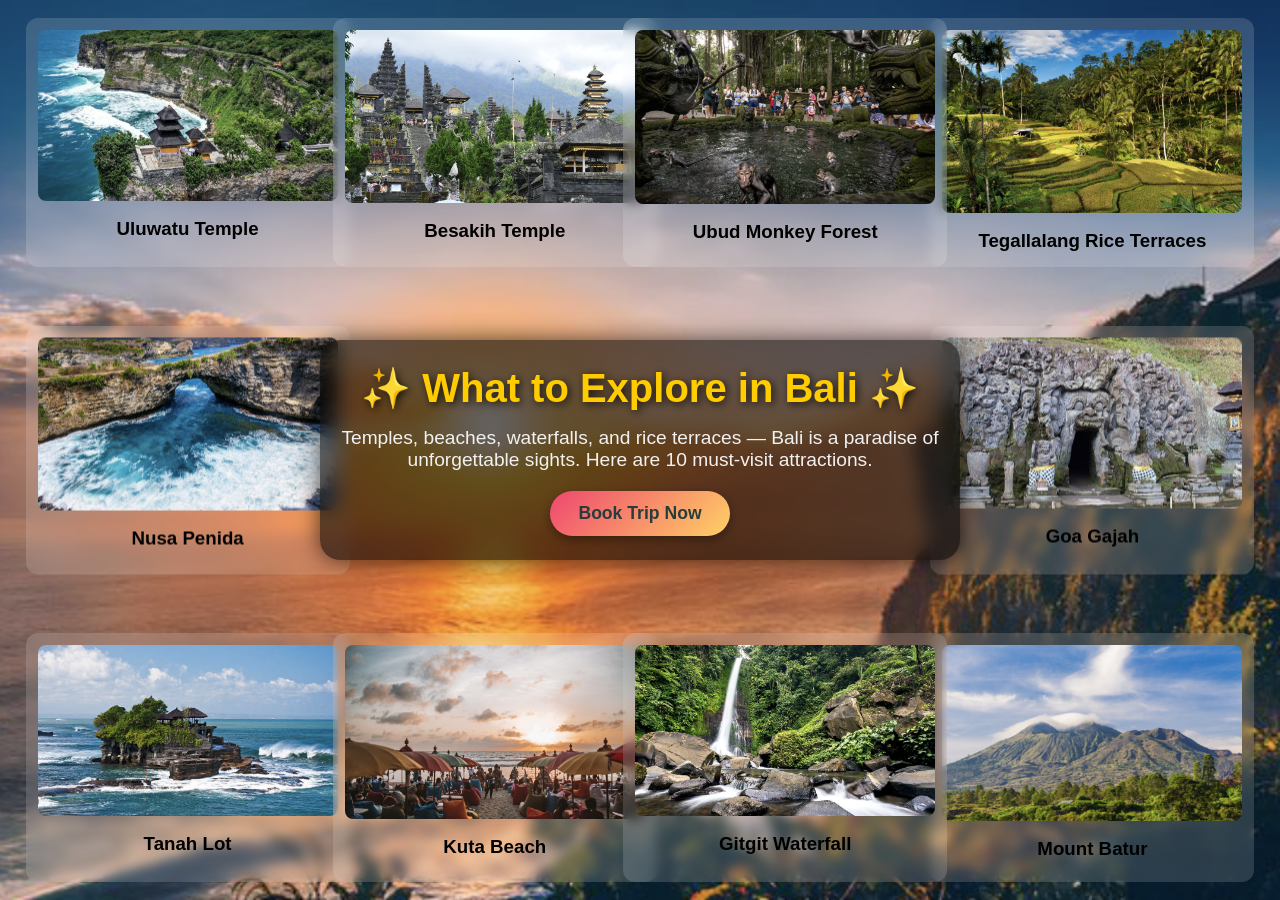
<file: pages/attractions.html>
<!DOCTYPE html>
<html lang="en">
<head>
  <meta charset="UTF-8">
  <meta name="viewport" content="width=device-width, initial-scale=1.0">
  <title>Bali Attractions</title>
  <link rel="stylesheet" href="../css/styles.css">
</head>
<body class="attractions">

  <!-- Central Text Box -->
  <section class="main-text">
    <h1>✨ What to Explore in Bali ✨</h1>
    <p>Temples, beaches, waterfalls, and rice terraces — Bali is a paradise of unforgettable sights. Here are 10 must‑visit attractions.</p>
     <a href="contact.html" class="book-btn">Book Trip Now</a>
</section>

  <!-- Attraction Cards -->
  <div class="attraction-grid">
    <!-- Corners -->
    <div class="attraction corner top-left">
      <a href="https://www.google.com/search?q=Uluwatu+Temple+Bali" target="_blank">
        <img src="../images/attractions/tlc.png" alt="Uluwatu Temple">
      </a>
      <h3>Uluwatu Temple</h3>
    </div>

    <div class="attraction corner top-right">
      <a href="https://www.google.com/search?q=Tegallalang+Rice+Terraces+Bali" target="_blank">
        <img src="../images/attractions/trc.png" alt="Tegallalang Rice Terraces">
      </a>
      <h3>Tegallalang Rice Terraces</h3>
    </div>

    <div class="attraction corner bottom-left">
      <a href="https://www.google.com/search?q=Tanah+Lot+Bali" target="_blank">
        <img src="../images/attractions/blc.png" alt="Tanah Lot">
      </a>
      <h3>Tanah Lot</h3>
    </div>

    <div class="attraction corner bottom-right">
      <a href="https://www.google.com/search?q=Mount+Batur+Bali" target="_blank">
        <img src="../images/attractions/brc.png" alt="Mount Batur">
      </a>
      <h3>Mount Batur</h3>
    </div>

    <!-- Above & Below -->
    <div class="attraction above left">
      <a href="https://www.google.com/search?q=Besakih+Temple+Bali" target="_blank">
        <img src="../images/attractions/tl.png" alt="Besakih Temple">
      </a>
      <h3>Besakih Temple</h3>
    </div>

    <div class="attraction above right">
      <a href="https://www.google.com/search?q=Ubud+Monkey+Forest+Bali" target="_blank">
        <img src="../images/attractions/tr.png" alt="Ubud Monkey Forest">
      </a>
      <h3>Ubud Monkey Forest</h3>
    </div>

    <div class="attraction below left">
      <a href="https://www.google.com/search?q=Kuta+Beach+Bali" target="_blank">
        <img src="../images/attractions/dl.png" alt="Kuta Beach">
      </a>
      <h3>Kuta Beach</h3>
    </div>

    <div class="attraction below right">
      <a href="https://www.google.com/search?q=Gitgit+Waterfall+Bali" target="_blank">
        <img src="../images/attractions/dr.png" alt="Gitgit Waterfall">
      </a>
      <h3>Gitgit Waterfall</h3>
    </div>

    <!-- Left & Right -->
    <div class="attraction side left">
      <a href="https://www.google.com/search?q=Nusa+Penida+Bali" target="_blank">
        <img src="../images/attractions/l.png" alt="Nusa Penida">
      </a>
      <h3>Nusa Penida</h3>
    </div>

    <div class="attraction side right">
      <a href="https://www.google.com/search?q=Goa+Gajah+Bali" target="_blank">
        <img src="../images/attractions/r.png" alt="Goa Gajah">
      </a>
      <h3>Goa Gajah</h3>
    </div>
  </div>

</body>
</html>
</file>
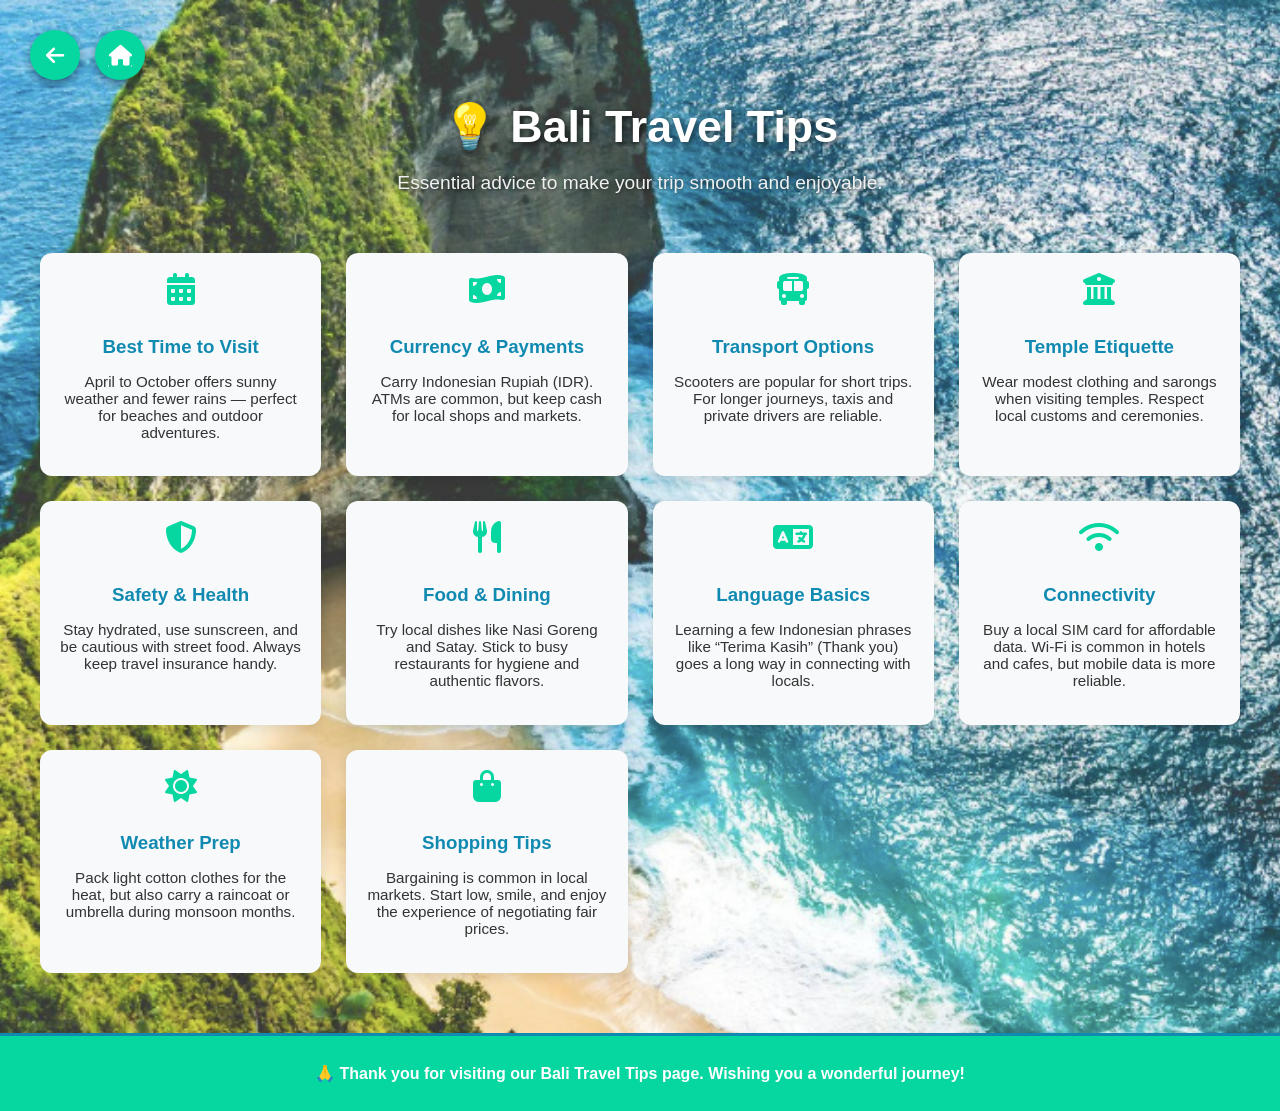
<file: pages/tips.html>
<!DOCTYPE html>
<html lang="en">
<head>
  <meta charset="UTF-8">
  <meta name="viewport" content="width=device-width, initial-scale=1.0">
  <title>Bali Travel Tips</title>
  <link rel="stylesheet" href="../css/styles.css">
  <!-- Font Awesome for icons -->
  <link rel="stylesheet" href="https://cdnjs.cloudflare.com/ajax/libs/font-awesome/6.5.0/css/all.min.css">
</head>
<body>

  <!-- Navigation Buttons -->
  <button onclick="history.back()" class="back-btn">
    <i class="fas fa-arrow-left"></i>
  </button>
  <a href="index.html" class="home-btn">
    <i class="fas fa-home"></i>
  </a>

  <!-- Page Header -->
  <header class="tips-header">
    <h1>💡 Bali Travel Tips</h1>
    <p>Essential advice to make your trip smooth and enjoyable.</p>
  </header>

  <!-- Tips Section -->
  <section class="tips-container">
    <!-- Existing 8 tips -->
    <div class="tip-card">
      <i class="fas fa-calendar-alt"></i>
      <h3>Best Time to Visit</h3>
      <p>April to October offers sunny weather and fewer rains — perfect for beaches and outdoor adventures.</p>
    </div>

    <div class="tip-card">
      <i class="fas fa-money-bill-wave"></i>
      <h3>Currency & Payments</h3>
      <p>Carry Indonesian Rupiah (IDR). ATMs are common, but keep cash for local shops and markets.</p>
    </div>

    <div class="tip-card">
      <i class="fas fa-bus"></i>
      <h3>Transport Options</h3>
      <p>Scooters are popular for short trips. For longer journeys, taxis and private drivers are reliable.</p>
    </div>

    <div class="tip-card">
      <i class="fas fa-university"></i>
      <h3>Temple Etiquette</h3>
      <p>Wear modest clothing and sarongs when visiting temples. Respect local customs and ceremonies.</p>
    </div>

    <div class="tip-card">
      <i class="fas fa-shield-alt"></i>
      <h3>Safety & Health</h3>
      <p>Stay hydrated, use sunscreen, and be cautious with street food. Always keep travel insurance handy.</p>
    </div>

    <div class="tip-card">
      <i class="fas fa-utensils"></i>
      <h3>Food & Dining</h3>
      <p>Try local dishes like Nasi Goreng and Satay. Stick to busy restaurants for hygiene and authentic flavors.</p>
    </div>

    <div class="tip-card">
      <i class="fas fa-language"></i>
      <h3>Language Basics</h3>
      <p>Learning a few Indonesian phrases like “Terima Kasih” (Thank you) goes a long way in connecting with locals.</p>
    </div>

    <div class="tip-card">
      <i class="fas fa-wifi"></i>
      <h3>Connectivity</h3>
      <p>Buy a local SIM card for affordable data. Wi‑Fi is common in hotels and cafes, but mobile data is more reliable.</p>
    </div>

    <!-- New Tips -->
    <div class="tip-card">
      <i class="fas fa-sun"></i>
      <h3>Weather Prep</h3>
      <p>Pack light cotton clothes for the heat, but also carry a raincoat or umbrella during monsoon months.</p>
    </div>

    <div class="tip-card">
      <i class="fas fa-shopping-bag"></i>
      <h3>Shopping Tips</h3>
      <p>Bargaining is common in local markets. Start low, smile, and enjoy the experience of negotiating fair prices.</p>
    </div>
  </section>

  <!-- Thank You Footer -->
  <footer class="thankyou-footer">
    <p>🙏 Thank you for visiting our Bali Travel Tips page. Wishing you a wonderful journey!</p>
  </footer>

</body>
</html>
</file>
<file: css/styles.css>
/* gallery box */

/* General Page Styling */
body.gallery {
  margin: 0;
  font-family: 'Segoe UI', Arial, sans-serif;
  background: url('../images/gallery-bg.jpg') no-repeat center center fixed;
  background-size: cover;
  color: white;
  overflow-x: hidden;
}

/* Header Banner with background photo */
.gallery-header {
  text-align: center;
  padding: 60px 20px;
  /* 👉 Replace the path below with the actual location of your image */
  background: url('../images/gallery_back.png') no-repeat center center;
  background-size: cover;
  position: relative;
  margin-bottom: 20px; 
}
.gallery-header::before {
  content: "";
  position: absolute;
  inset: 0;
  background: rgba(0,0,0,0.5); /* overlay for readability */
  backdrop-filter: blur(4px);
}
.gallery-header h1,
.gallery-header p {
  position: relative;
  z-index: 1;
}
.gallery-header h1 {
  font-size: 2.8em;
  color: #ffd166;
  margin: 0;
  text-shadow: 2px 2px 6px rgba(0,0,0,0.6);
}
.gallery-header p {
  font-size: 1.3em;
  margin-top: 10px;
  color: #fff;
}

/* Masonry-style gallery */
.gallery-section {
  padding: 0;
}
.gallery-masonry {
  column-count: 4;
  column-gap: 15px;
  margin-top: 0;
}
.gallery-masonry img {
  width: 100%;
  margin-bottom: 15px;
  border-radius: 8px;
  transition: transform 0.3s, box-shadow 0.3s, opacity 0.6s;
  cursor: pointer;
  display: block;
  opacity: 0;
  animation: fadeIn 1s forwards;
}
.gallery-masonry img:hover {
  transform: scale(1.05);
  box-shadow: 0 0 15px rgba(255,255,255,0.6);
}

/* Fade-in animation */
@keyframes fadeIn {
  to { opacity: 1; }
}

/* Floating Booking Button */
.floating-btn {
  position: fixed;
  right: 30px;
  bottom: 30px;
  background: #06d6a0;   /* green */
  color: white;
  padding: 15px 25px;
  border-radius: 30px;
  font-size: 1.1em;
  font-weight: bold;
  text-decoration: none;
  box-shadow: 0 4px 10px rgba(0,0,0,0.4);
  transition: transform 0.3s, background 0.3s;
  z-index: 1000;
}
.floating-btn:hover {
  background: #118ab2;   /* aqua-blue on hover */
  color: #fff;
  transform: scale(1.1);
}

/* Back button (arrow) */
.back-btn {
  position: fixed;       /* pin it on screen */
  top: 30px;             /* top-left corner */
  left: 30px;
  width: 50px;
  height: 50px;
  border-radius: 50%;    /* round shape */
  background: #06d6a0;   /* green */
  color: white;
  display: flex;
  align-items: center;
  justify-content: center;
  font-size: 1.3em;
  border: none;
  cursor: pointer;
  box-shadow: 0 4px 10px rgba(0,0,0,0.4);
  transition: transform 0.3s, background 0.3s;
  z-index: 1000;
}

.back-btn:hover {
  background: #118ab2;   /* aqua-blue on hover */
  color: #fff;
  transform: scale(1.1);
}



/*tips page*/

/* Tips Page Styling */

body {
  /* overflow-y: hidden;   */
  overflow-x: hidden;   /* hides horizontal scrollbar too */
  background-image: url("../images/bali_back.png"); /* replace with your image path */
  background-size: cover;       /* make sure it covers the whole screen */
  background-position: center;  /* center the image */
  background-repeat: no-repeat; /* prevent tiling */
  min-height: 100vh;            /* full viewport height */
  margin: 0;
  font-family: Arial, sans-serif;
}

/* Tips Page Header */
.tips-header {
  text-align: center;
  margin-top: 100px;
  color: #ffffff;          /* bright white for visibility */
  text-shadow: 2px 2px 6px rgba(0,0,0,0.6); /* glow for contrast */
}

.tips-header h1 {
  font-size: 2.8em;
  margin-bottom: 10px;
  font-weight: bold;
}

.tips-header p {
  font-size: 1.2em;
  color: #f1f1f1;          /* softer white for subtitle */
  text-shadow: 1px 1px 4px rgba(0,0,0,0.5);
}


.tips-container {
  display: grid;
  grid-template-columns: repeat(auto-fit, minmax(250px, 1fr));
  gap: 25px;
  padding: 40px;
}

.tip-card {
  background: #f8f9fa;
  border-radius: 12px;
  padding: 20px;
  text-align: center;
  box-shadow: 0 4px 12px rgba(0,0,0,0.1);
  transition: transform 0.3s, box-shadow 0.3s;
}

.tip-card i {
  font-size: 2em;
  color: #06d6a0;
  margin-bottom: 12px;
}

.tip-card h3 {
  margin-bottom: 10px;
  color: #118ab2;
}

.tip-card p {
  font-size: 0.95em;
  color: #333;
}

.tip-card:hover {
  transform: translateY(-5px);
  box-shadow: 0 6px 16px rgba(0,0,0,0.2);
}

/* Thank You Footer */
.thankyou-footer {
  text-align: center;
  padding: 12px;           /* reduced height */
  margin-top: 20px;        /* bring it closer to content */
  background: #06d6a0;     /* elegant green instead of yellow */
  color: #fff;             /* white text for contrast */
  font-size: 1em;
  font-weight: bold;
  border-top: 3px solid #118ab2; /* accent line */
}

/*Attractions*/

/* General Page Styling */
body.attractions {
  margin: 0;
  font-family: 'Segoe UI', Arial, sans-serif;
  background: url('../images/attractions_back.png') no-repeat center center fixed;
  background-size: cover;
  color: #fff;
  min-height: 100vh;
  position: relative;
}

/* Central Text Box */
.main-text {
  position: absolute;
  top: 50%;
  left: 50%;
  transform: translate(-50%, -50%);
  text-align: center;
  width: 600px;       /* control width */
  height: 180px;      /* fixed height */
  overflow: hidden;   /* prevent scrollbars inside */
  background: rgba(0,0,0,0.6);
  backdrop-filter: blur(10px);
  padding: 20px;      /* reduce padding if box is too tall */
  border-radius: 20px;
  box-shadow: 0 0 25px rgba(0,0,0,0.7);
  z-index: 10;

  display: flex;
  flex-direction: column;
  justify-content: center; /* centers text vertically */
  align-items: center;     /* centers text horizontally */
}

.main-text h1 {
  margin: 0 0 15px 0; /* ensures spacing between heading and paragraph */
  font-size: 2.5em;
  color: #ffcc00;
  text-shadow: 2px 2px 8px rgba(0,0,0,0.8);
}
.main-text p {
  margin: 0;          /* removes extra downward spacing */
  font-size: 1.2em;
  color: #f1f1f1;
}


/* Attraction Cards */
.attraction {
  position: absolute;
  width: 300px;
  height: 225px;
  background: rgba(255,255,255,0.15);
  backdrop-filter: blur(6px);
  border-radius: 12px;
  padding: 12px;
  text-align: center;
  transition: transform 0.3s, box-shadow 0.3s;
}
.attraction img {
  width: 100%;
  border-radius: 8px;
  margin-bottom: 8px;
}
.attraction h3 {
  color: black; /* vibrant aqua */
  margin: 5px 0;
}

.attraction:hover {
  transform: scale(1.1);
  box-shadow: 0 0 20px rgba(255,255,255,0.7);
}

/* Positioning */
.corner.top-left { top: 2%; left: 2%; }
.corner.top-right { top: 2%; right: 2%; }
.corner.bottom-left { bottom: 2%; left: 2%; }
.corner.bottom-right { bottom: 2%; right: 2%; }

.above.left { top: 2%; left: 26%; }
.above.right { top: 2%; right: 26%; }
.below.left { bottom: 2%; left: 26%; }
.below.right { bottom: 2%; right: 26%; }

.side.left { top: 50%; left: 2%; transform: translateY(-50%); }
.side.right { top: 50%; right: 2%; transform: translateY(-50%); }

.book-btn {
  display: inline-block;
  margin-top: 20px;
  padding: 12px 28px;
  background: linear-gradient(135deg, #ef476f, #ffd166); /* elegant gradient */
  color: #283d3b;
  font-weight: bold;
  font-size: 1.1em;
  text-decoration: none;
  border-radius: 30px;
  box-shadow: 0 4px 12px rgba(0,0,0,0.4);
  transition: transform 0.3s, background 0.3s, color 0.3s;
}

.book-btn:hover {
  transform: scale(1.1);
  background: linear-gradient(135deg, #ffd166, #06d6a0); /* hover gradient */
  color: white;
}





/* Contact page */
body.contact {
  margin: 0;
  font-family: Arial, sans-serif;
  background: url('../images/contact_back.jpg') no-repeat center center fixed;
  background-size: cover;
  color: white;
  height: 100vh;
  display: flex;
  align-items: center;
  justify-content: center;
}


/* Navigation Buttons */
/* Home button (house icon) */
.home-btn {
  position: fixed;       /* pin it on screen */
  top: 30px;             /* same vertical alignment as back button */
  left: 95px;            /* offset to sit beside back button */
  width: 50px;
  height: 50px;
  border-radius: 50%;    /* round shape */
  background: #06d6a0;   /* green */
  color: white;
  display: flex;
  align-items: center;
  justify-content: center;
  font-size: 1.3em;
  border: none;
  cursor: pointer;
  box-shadow: 0 4px 10px rgba(0,0,0,0.4);
  transition: transform 0.3s, background 0.3s;
  z-index: 1000;
}

.home-btn:hover {
  background: #118ab2;   /* aqua-blue on hover */
  color: #fff;
  transform: scale(1.1);
}

/* Back button (arrow) */
.back-btn {
  position: fixed;       /* pin it on screen */
  top: 30px;             /* top-left corner */
  left: 30px;
  width: 50px;
  height: 50px;
  border-radius: 50%;    /* round shape */
  background: #06d6a0;   /* green */
  color: white;
  display: flex;
  align-items: center;
  justify-content: center;
  font-size: 1.3em;
  border: none;
  cursor: pointer;
  box-shadow: 0 4px 10px rgba(0,0,0,0.4);
  transition: transform 0.3s, background 0.3s;
  z-index: 1000;
}

.back-btn:hover {
  background: #118ab2;   /* aqua-blue on hover */
  color: #fff;
  transform: scale(1.1);
}



/* Container for forms */
.contact-container {
  display: flex;
  justify-content: space-between;
  align-items: stretch;
  width: 65%;
  height: 90%;
  gap: 100px; /* doubled gap */
}

/* Each form box */
.form-box {
  flex: 1;
  background: rgba(255, 255, 255, 0.25);
  padding: 20px;
  border-radius: 12px;
  backdrop-filter: blur(8px);
  color: #fff;
  display: flex;
  flex-direction: column;
  justify-content: flex-start;
}
.form-box h2 {
  text-align: center;
  margin-bottom: 15px;
  color: #ffd166;
  font-size: 1.4em;
}

/* Form styling */
.contact-form {
  display: flex;
  flex-direction: column;
  flex: 1;
}
.contact-form label {
  margin: 8px 0 4px;
  text-align: left;
  font-size: 0.9em;
}
.contact-form input,
.contact-form textarea,
.contact-form select {
  padding: 8px;
  border: none;
  border-radius: 5px;
  margin-bottom: 12px;
  background: rgba(255,255,255,0.85);
  color: #333;
  font-size: 0.9em;
}
.contact-form textarea {
  resize: none;
}
.contact-form input::placeholder,
.contact-form textarea::placeholder {
  color: #666;
}
.contact-form .btn {
  background-color: #ffd166;
  color: #283d3b;
  font-weight: bold;
  border: none;
  padding: 10px;
  border-radius: 5px;
  cursor: pointer;
  font-size: 0.95em;
}
.contact-form .btn:hover {
  background-color: #ef476f;
  color: white;
}
</file>
